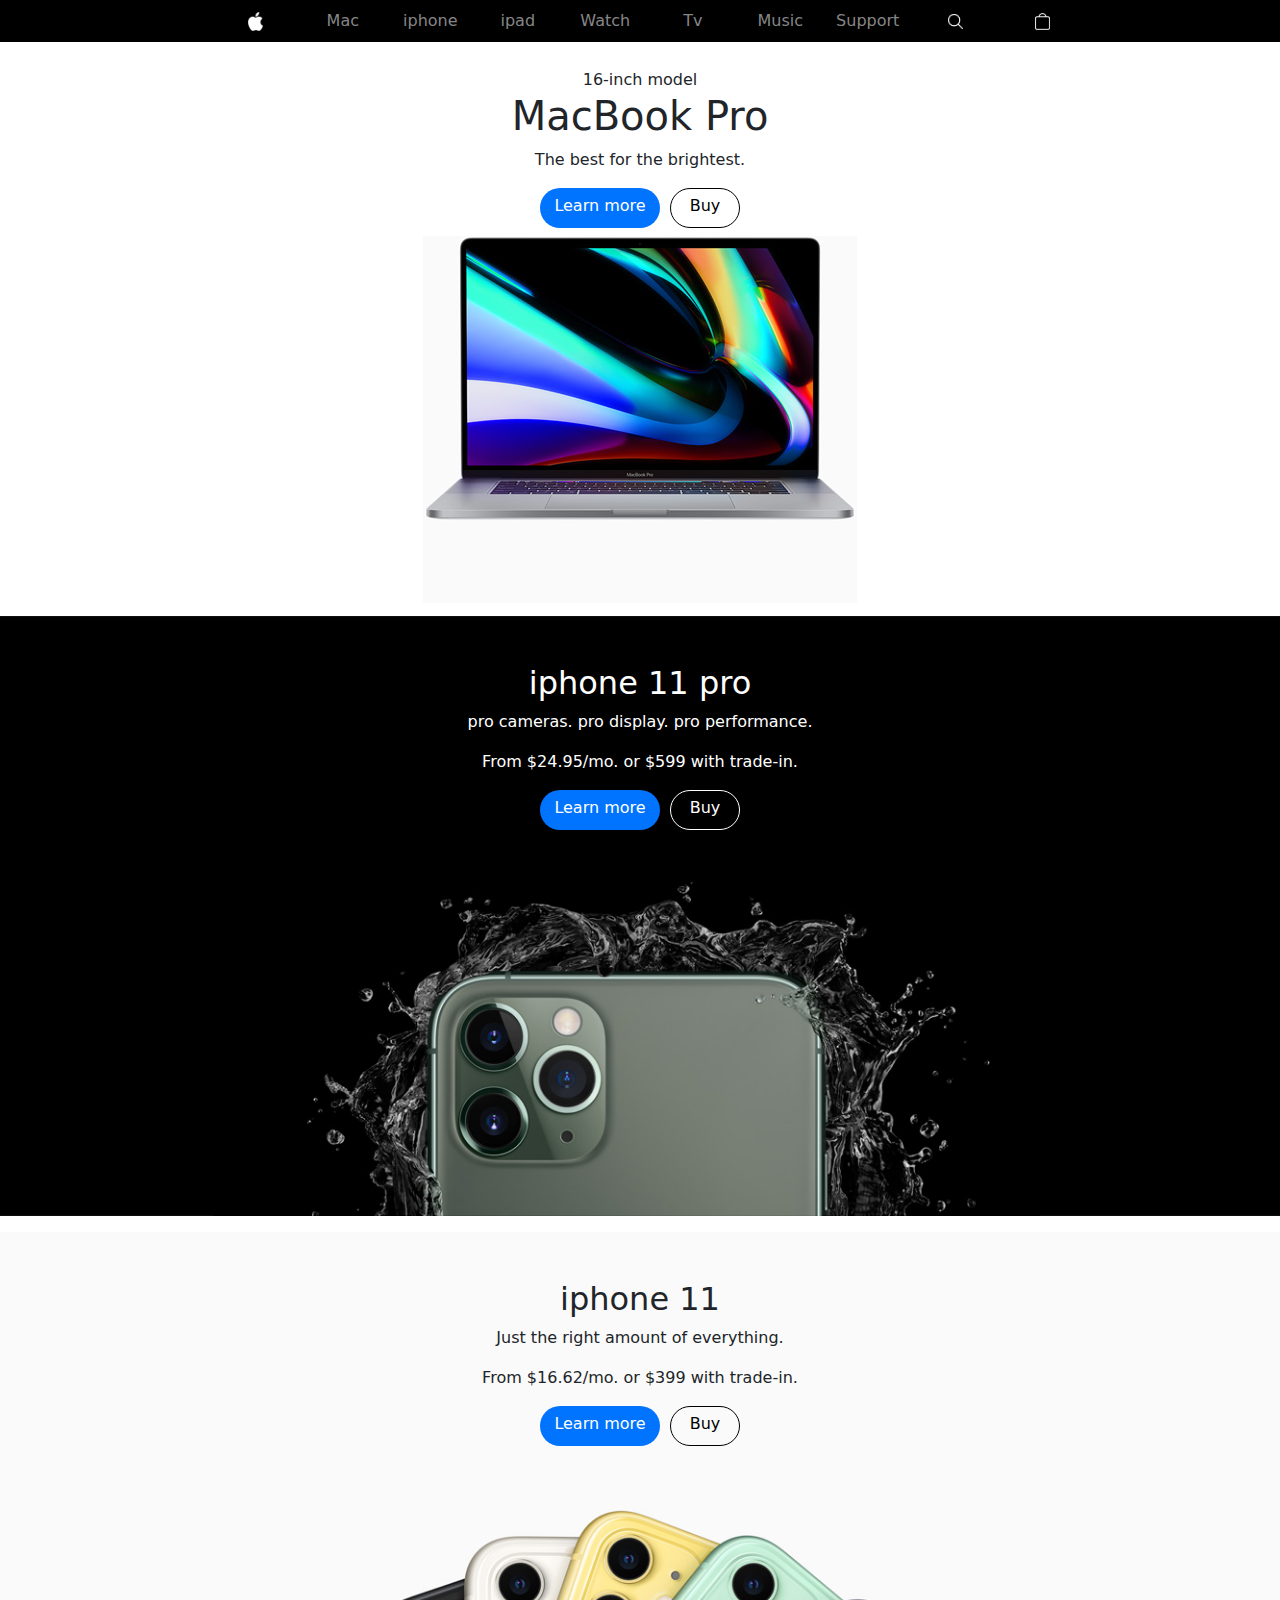
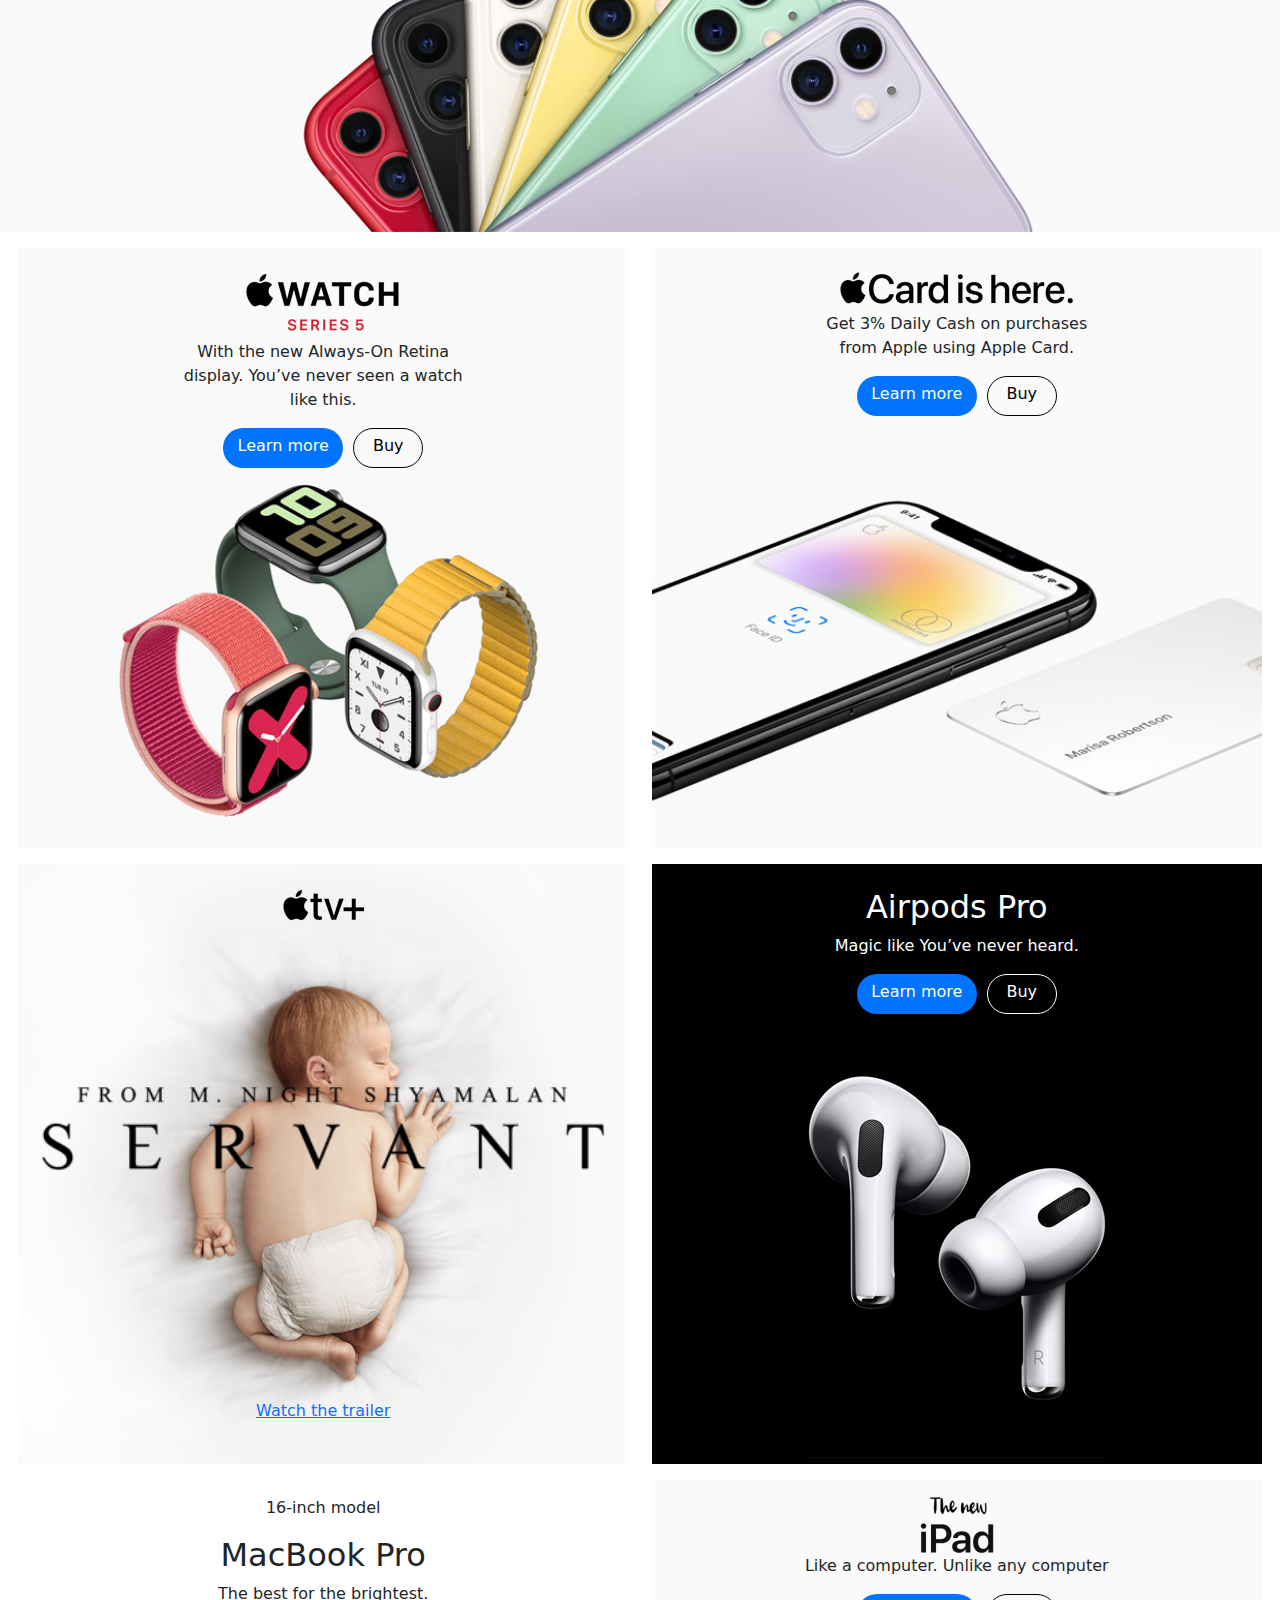
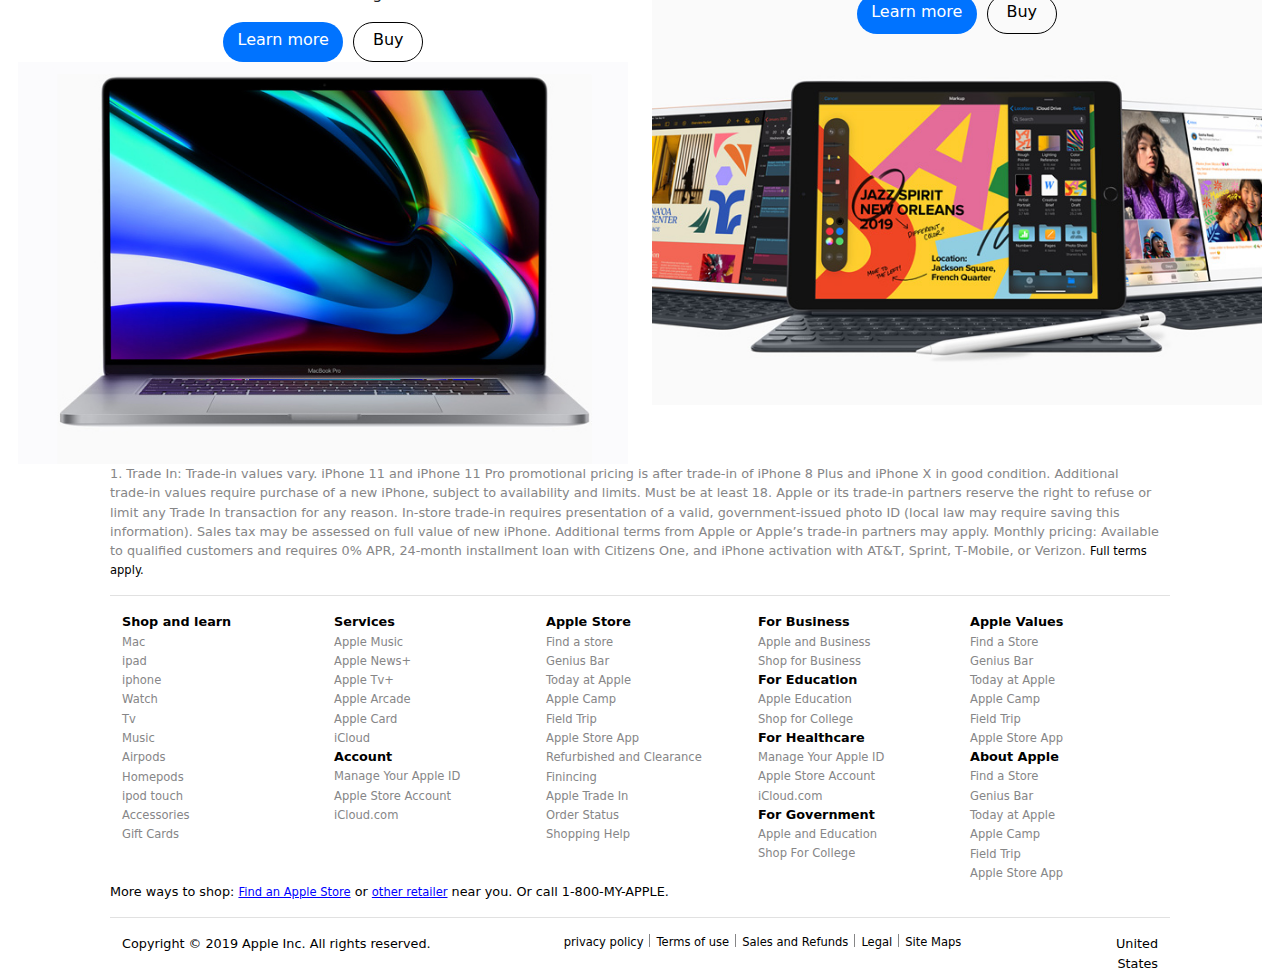
<file: index.html>
<!DOCTYPE html>
<html lang="en">
  <head>
    <meta charset="UTF-8" />
    <meta name="viewport" content="width=device-width, initial-scale=1.0" />
    <title>Apple Home page</title>
    <link rel="stylesheet" href="./assets/css/fontawesome.css">
    <link rel="stylesheet" href="./assets/css/solid.css">
    <link rel="stylesheet" href="./css/bootstrap.css" />
    <link rel="stylesheet" href="./css/style.css" />
  </head>
  <body>
    <header class="backGR py-1">
      <div class="container">
        <ul class="row navv">
          <li class="col-9 col-md aplogo">
            <a href="#"><img src="./images/icons/logo.png" alt="" /></a>
          </li>
          <li class="col-md d-none d-md-block"><a href="#">Mac</a></li>
          <li class="col-md d-none d-md-block"><a href="#">iphone</a></li>
          <li class="col-md d-none d-md-block"><a href="#">ipad</a></li>
          <li class="col-md d-none d-md-block"><a href="#">Watch</a></li>
          <li class="col-md d-none d-md-block"><a href="#">Tv</a></li>
          <li class="col-md d-none d-md-block"><a href="#">Music</a></li>
          <li class="col-md d-none d-md-block"><a href="#">Support</a></li>
          <li class="col-1 col-md d-md-block">
            <a href="#"><img src="./images/icons/search-icon.png" alt="" /></a>
          </li>
          <li class="col-1 col-md d-md-block">
            <a href="#"><img src="./images/icons/cart.png" alt="" /></a>
          </li>
          <li class="col-1 col-md d-md-none fontas">
            <i class="fa-solid fa-bars op" id="op"></i>
          </li>
        </ul>
      </div>
    </header>
    <section class="text-center mb-3 pt-5 first">
      <p class="inch">16-inch model</p>
      <h1>MacBook Pro</h1>
      <p class="theBest">The best for the brightest.</p>
      <div class="all-button fbutton">
        <a href="#" class="lmore">Learn more</a>
        <a href="#" class="buy">Buy</a>
      </div>
      <div>
        <img class="macImage" src="./images/home/macbook-pro.jpg" alt="" />
      </div>
    </section>
    <section class="second text-center mb-3 pt-5">
      <div>
        <h2>iphone 11 pro</h2>
        <p class="proCameras">pro cameras. pro display. pro performance.</p>
        <p class="money">From $24.95/mo. or $599 with trade-in.</p>
        <div class="all-button">
          <a href="#" class="lmore">Learn more</a>
          <a href="#" class="buy blackBG">Buy</a>
        </div>
      </div>
    </section>
    <section class="third text-center mb-3 pt-5">
      <div>
        <h2>iphone 11</h2>
        <p class="just">Just the right amount of everything.</p>
        <p class="money">From $16.62/mo. or $399 with trade-in.</p>
        <div class="all-button">
          <a href="#" class="lmore">Learn more</a>
          <a href="#" class="buy">Buy</a>
        </div>
      </div>
    </section>
    <section class="fourth container">
      <div class="row">
        <div class="col-md-6">
          <div class="watch text-center mb-3 pt-4">
            <img src="./images/icons/watch-series5-logo.png" alt="" />
            <div class="text mt-2">
              <p>
                With the new Always-On Retina display. You’ve never seen a watch
                like this.
              </p>
            </div>
            <div class="all-button">
              <a href="#" class="lmore">Learn more</a>
              <a href="#" class="buy">Buy</a>
            </div>
          </div>
        </div>
        <div class="col-md-6">
          <div class="phone text-center mb-3 pt-4">
            <img src="./images/icons/apple-card-logo.png" alt="" />
            <div class="text mt-2">
              <p>Get 3% Daily Cash on purchases from Apple using Apple Card.</p>
            </div>
            <div class="all-button">
              <a href="#" class="lmore">Learn more</a>
              <a href="#" class="buy">Buy</a>
            </div>
          </div>
        </div>
      </div>
    </section>
    <section class="fifth container">
      <div class="row">
        <div class="col-md-6">
          <div class="child text-center mb-3 pt-4">
            <div>
              <img src="./images/icons/apple-tv-logo.png" alt="" />
            </div>
            <div class="servant">
              <img src="./images/icons/servant-logo.png" alt="" />
            </div>
            <div>
              <a href="#">Watch the trailer</a>
            </div>
          </div>
        </div>
        <div class="col-md-6">
          <div class="Airpods text-center mb-3 pt-4">
            <h2>Airpods Pro</h2>
            <p class="magic">Magic like You’ve never heard.</p>
            <div class="all-button">
              <a href="#" class="lmore">Learn more</a>
              <a href="#" class="buy blackBG">Buy</a>
            </div>
            <div class="airMargin">
              <img src="./images/home/air-pods.jpg" alt="" />
            </div>
          </div>
        </div>
      </div>
    </section>
    <section class="sixth container">
      <div class="row">
        <div class="col-md-6">
          <div class="maclaptop text-center mb-3 pt-3 mb-md-0">
            <p class="lastP">16-inch model</p>
            <h2>MacBook Pro</h2>
            <p class="onelastP">The best for the brightest.</p>
            <div class="all-button">
              <a href="#" class="lmore">Learn more</a>
              <a href="#" class="buy">Buy</a>
            </div>
            <div>
              <img class="macimg" src="./images/home/mac-laptop.jpg" alt="" />
            </div>
          </div>
        </div>
        <div class="col-md-6">
          <div class="newipad text-center mb-3 pt-3">
            <img src="./images/icons/new-ipad-logo.png" alt="" />
            <p class="computer">Like a computer. Unlike any computer</p>
            <div class="all-button">
              <a href="#" class="lmore">Learn more</a>
              <a href="#" class="buy">Buy</a>
            </div>
          </div>
        </div>
      </div>
    </section>
    <footer>
      <div class="trade-in">
        <p>
          1. Trade In: Trade‑in values vary. iPhone 11 and iPhone 11 Pro
          promotional pricing is after trade‑in of iPhone 8 Plus and iPhone X in
          good condition. Additional trade‑in values require purchase of a new
          iPhone, subject to availability and limits. Must be at least 18. Apple
          or its trade-in partners reserve the right to refuse or limit any
          Trade In transaction for any reason. In‑store trade‑in requires
          presentation of a valid, government-issued photo ID (local law may
          require saving this information). Sales tax may be assessed on full
          value of new iPhone. Additional terms from Apple or Apple’s trade-in
          partners may apply. Monthly pricing: Available to qualified customers
          and requires 0% APR, 24‑month installment loan with Citizens One, and
          iPhone activation with AT&T, Sprint, T‑Mobile, or Verizon.
          <a id="tradeA" href="#">Full terms apply.</a>
        </p>
      </div>
      <hr class="hr" />
      <div class="container hidden">
        <div class="footer row">
          <div class="col-md newborder">
            <div class="slidedisplay">
              <h4 class="1h mobile">Shop and learn</h4>
              <i class="fa-solid fa-plus mobile 1h" id="1h"></i>
            </div>
            <h4 class="desktop">Shop and learn</h4>
            <div class="underline 1d desk">
              <div><a href="#">Mac</a></div>
              <div><a href="#">ipad</a></div>
              <div><a href="#">iphone</a></div>
              <div><a href="#">Watch</a></div>
              <div><a href="#">Tv</a></div>
              <div><a href="#">Music</a></div>
              <div><a href="#">Airpods</a></div>
              <div><a href="#">Homepods</a></div>
              <div><a href="#">ipod touch</a></div>
              <div><a href="#">Accessories</a></div>
              <div><a href="#">Gift Cards</a></div>
            </div>
          </div>
          <div class="col-md">
            <div class="newborder">
              <div class="slidedisplay">
                <h4 class="2h mobile">Services</h4>
                <i class="fa-solid fa-plus mobile 2h" id="2h"></i>
              </div>
              <h4 class="desktop">Services</h4>
              <div class="underline 2d desk">
                <div><a href="#">Apple Music</a></div>
                <div><a href="#">Apple News+</a></div>
                <div><a href="#">Apple Tv+</a></div>
                <div><a href="#">Apple Arcade</a></div>
                <div><a href="#">Apple Card</a></div>
                <div><a href="#">iCloud</a></div>
              </div>
            </div>
            <div class="newborder">
              <div class="slidedisplay">
                <h4 class="3h mobile">Account</h4>
                <i class="fa-solid fa-plus mobile 3h" id="3h"></i>
              </div>
              <h4 class="desktop">Account</h4>
              <div class="underline 3d desk">
                <div><a href="#">Manage Your Apple ID</a></div>
                <div><a href="#">Apple Store Account</a></div>
                <div><a href="#">iCloud.com</a></div>
              </div>
            </div>
          </div>
          <div class="col-md newborder">
            <div class="slidedisplay">
              <h4 class="4h mobile">Apple Store</h4>
              <i class="fa-solid fa-plus mobile 4h" id="4h"></i>
            </div>
            <h4 class="desktop">Apple Store</h4>
            <div class="underline 4d desk">
              <div><a href="#">Find a store</a></div>
              <div><a href="#">Genius Bar</a></div>
              <div><a href="#">Today at Apple</a></div>
              <div><a href="#">Apple Camp</a></div>
              <div><a href="#">Field Trip</a></div>
              <div><a href="#">Apple Store App</a></div>
              <div><a href="#">Refurbished and Clearance</a></div>
              <div><a href="#">Finincing</a></div>
              <div><a href="#">Apple Trade In</a></div>
              <div><a href="#">Order Status</a></div>
              <div><a href="#">Shopping Help</a></div>
            </div>
          </div>
          <div class="col-md">
            <div class="newborder">
              <div class="slidedisplay">
                <h4 class="5h mobile">For Business</h4>
                <i class="fa-solid fa-plus mobile 5h" id="5h"></i>
              </div>
              <h4 class="desktop">For Business</h4>
              <div class="underline 5d desk">
                <div><a href="#">Apple and Business</a></div>
                <div><a href="#">Shop for Business</a></div>
              </div>
            </div>
            <div class="newborder">
              <div class="slidedisplay">
                <h4 class="6h mobile">For Education</h4>
                <i class="fa-solid fa-plus mobile 6h" id="6h"></i>
              </div>
              <h4 class="desktop">For Education</h4>
              <div class="underline 6d desk">
                <div><a href="#">Apple Education</a></div>
                <div><a href="#">Shop for College</a></div>
              </div>
            </div>
            <div class="newborder">
              <div class="slidedisplay">
                <h4 class="7h mobile">For Healthcare</h4>
                <i class="fa-solid fa-plus mobile 7h" id="7h"></i>
              </div>
              <h4 class="desktop">For Healthcare</h4>
              <div class="underline 7d desk">
                <div><a href="#">Manage Your Apple ID</a></div>
                <div><a href="#">Apple Store Account</a></div>
                <div><a href="#">iCloud.com</a></div>
              </div>
            </div>
            <div class="newborder">
              <div class="slidedisplay">
                <h4 class="8h mobile">For Government</h4>
                <i class="fa-solid fa-plus mobile 8h" id="8h"></i>
              </div>
              <h4 class="desktop">For Government</h4>
              <div class="underline 8d desk">
                <div><a href="#">Apple and Education</a></div>
                <div><a href="#">Shop For College</a></div>
              </div>
            </div>
          </div>
          <div class="col-md">
            <div class="newborder">
              <div class="slidedisplay">
                <h4 class="9h mobile">Apple Values</h4>
                <i class="fa-solid fa-plus mobile 9h" id="9h"></i>
              </div>
              <h4 class="desktop">Apple Values</h4>
              <div class="underline 9d desk">
                <div><a href="#">Find a Store</a></div>
                <div><a href="#">Genius Bar</a></div>
                <div><a href="#">Today at Apple</a></div>
                <div><a href="#">Apple Camp</a></div>
                <div><a href="#">Field Trip</a></div>
                <div><a href="#">Apple Store App</a></div>
              </div>
            </div>
            <div class="newborder">
              <div class="slidedisplay">
                <h4 class="10h mobile">About Apple</h4>
                <i class="fa-solid fa-plus mobile 10h" id="10h"></i>
              </div>
              <h4 class="desktop">About Apple</h4>
              <div class="underline 10d desk">
                <div><a href="#">Find a Store</a></div>
                <div><a href="#">Genius Bar</a></div>
                <div><a href="#">Today at Apple</a></div>
                <div><a href="#">Apple Camp</a></div>
                <div><a href="#">Field Trip</a></div>
                <div><a href="#">Apple Store App</a></div>
              </div>
            </div>
          </div>
        </div>
      </div>
      <div>
        <p class="more">
          More ways to shop: <a href="#">Find an Apple Store</a> or
          <a href="#">other retailer</a> near you. Or call 1-800-MY-APPLE.
        </p>
      </div>
      <hr class="hr" />
      <div class="container">
        <div class="Copyright row">
          <div class="col-md-5 order-2 order-sm-1 arights">
            <p>Copyright © 2019 Apple Inc. All rights reserved.</p>
          </div>
          <div class="col-md order-3 order-sm-2">
            <div class="privacy">
              <div>
                <p>privacy policy</p>
              </div>
              <div>
                <p>Terms of use</p>
              </div>
              <div>
                <p>Sales and Refunds</p>
              </div>
              <div>
                <p>Legal</p>
              </div>
              <div class="site">
                <p>Site Maps</p>
              </div>
            </div>
          </div>
          <div class="col-md-2 order-1 order-sm-3">
            <div class="flag-country">
              <!-- <div class="flag">
                <img src="./images/icons/16.png" alt="" />
              </div> -->
              <div class="country">United States</div>
            </div>
          </div>
        </div>
      </div>
    </footer>
    <div class="d-md-none sli">
      <div>Store</div>
      <div>Mac</div>
      <div>ipad</div>
      <div>iphone</div>
      <div>Airpod</div>
      <div>Macbook</div>
      <div>Watch</div>
      <div>Tv</div>
    </div>
    <script src="./JS/jquery-3.7.1.js"></script>
    <script src="./JS/script.js"></script>
  </body>
</html>
</file>
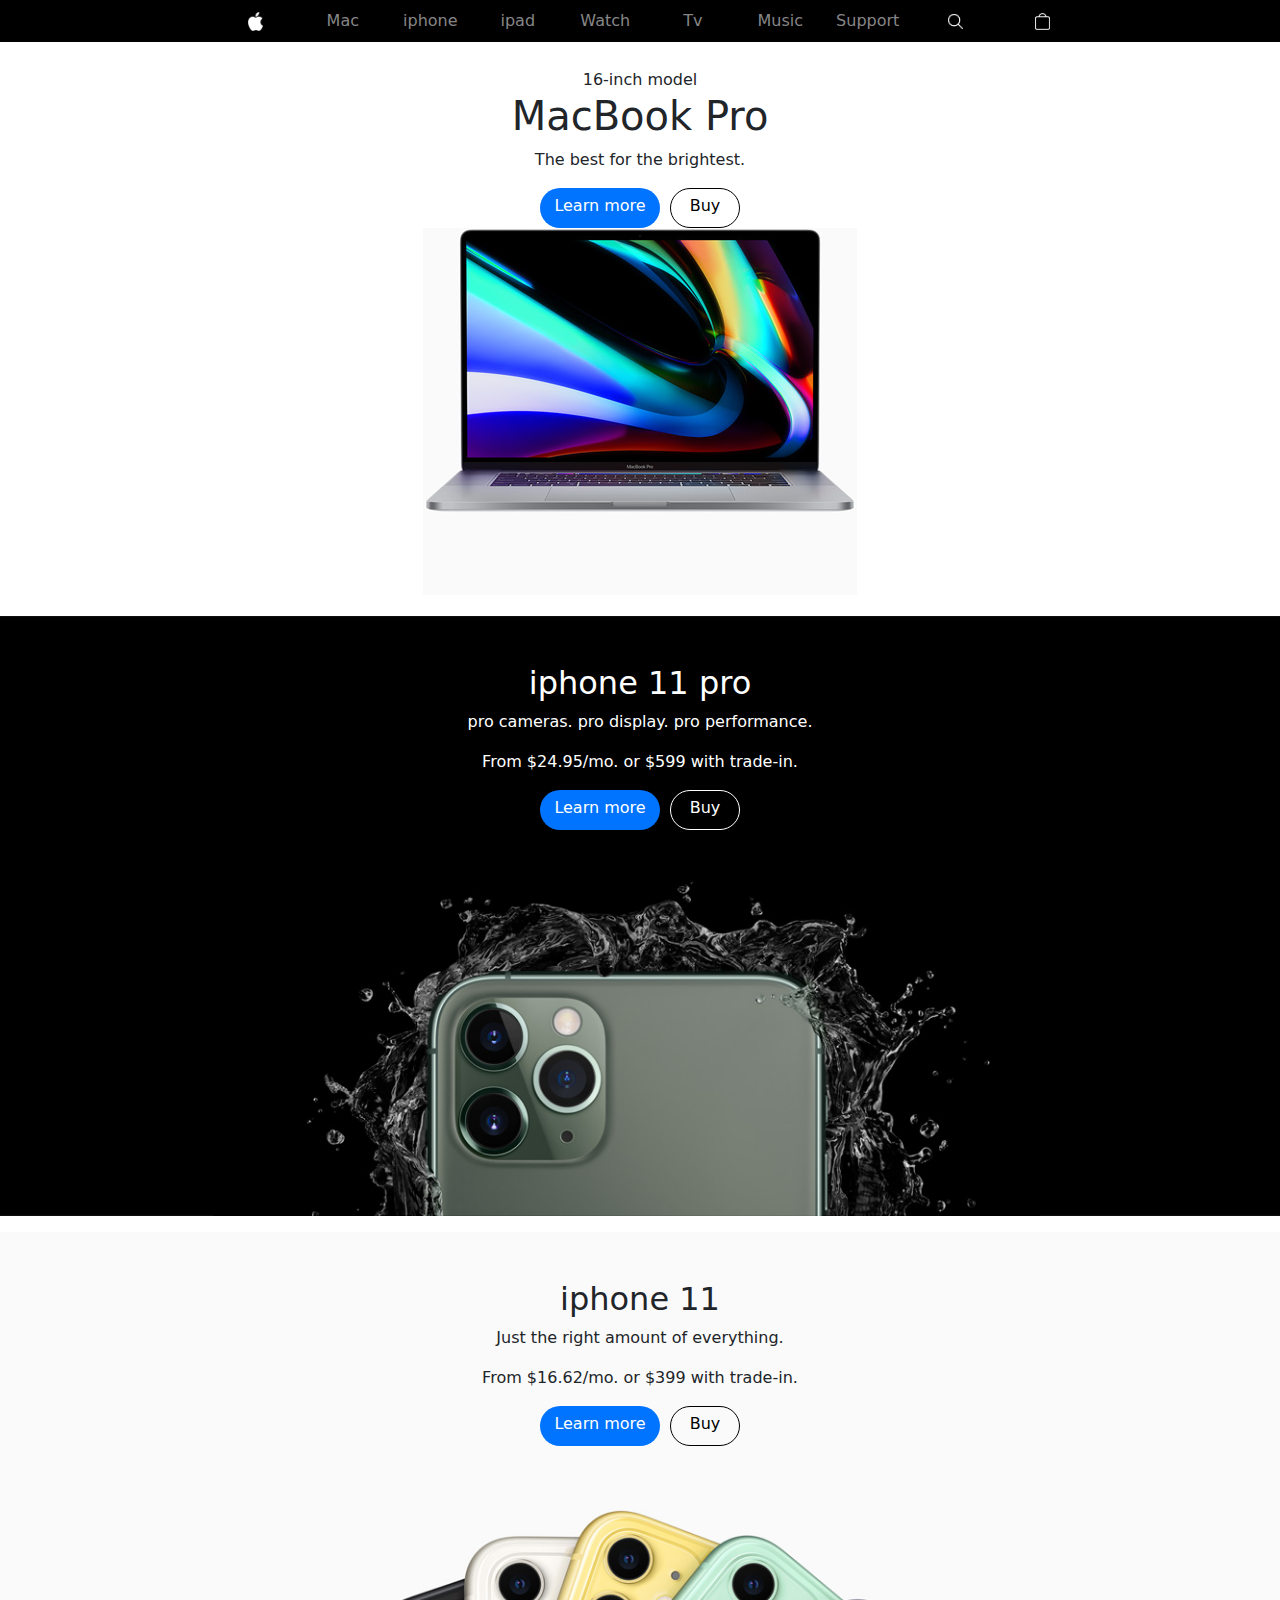
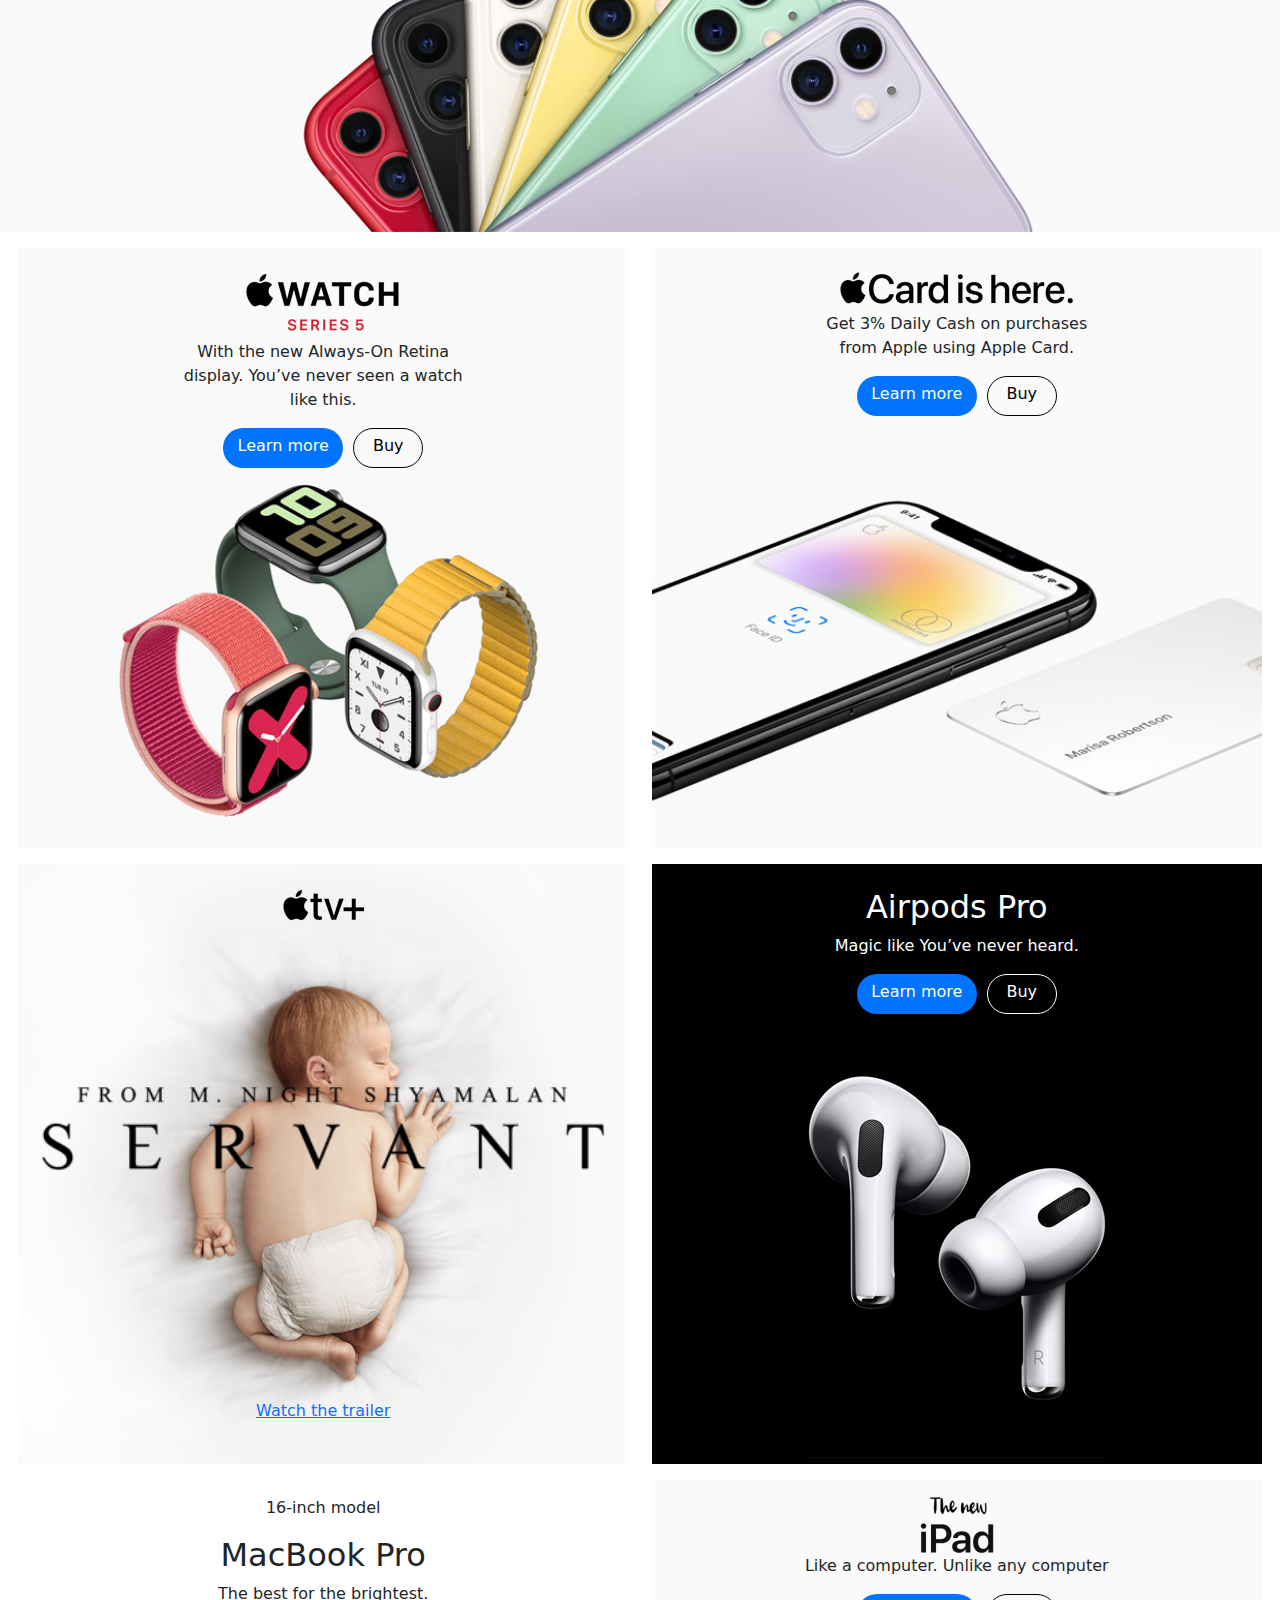
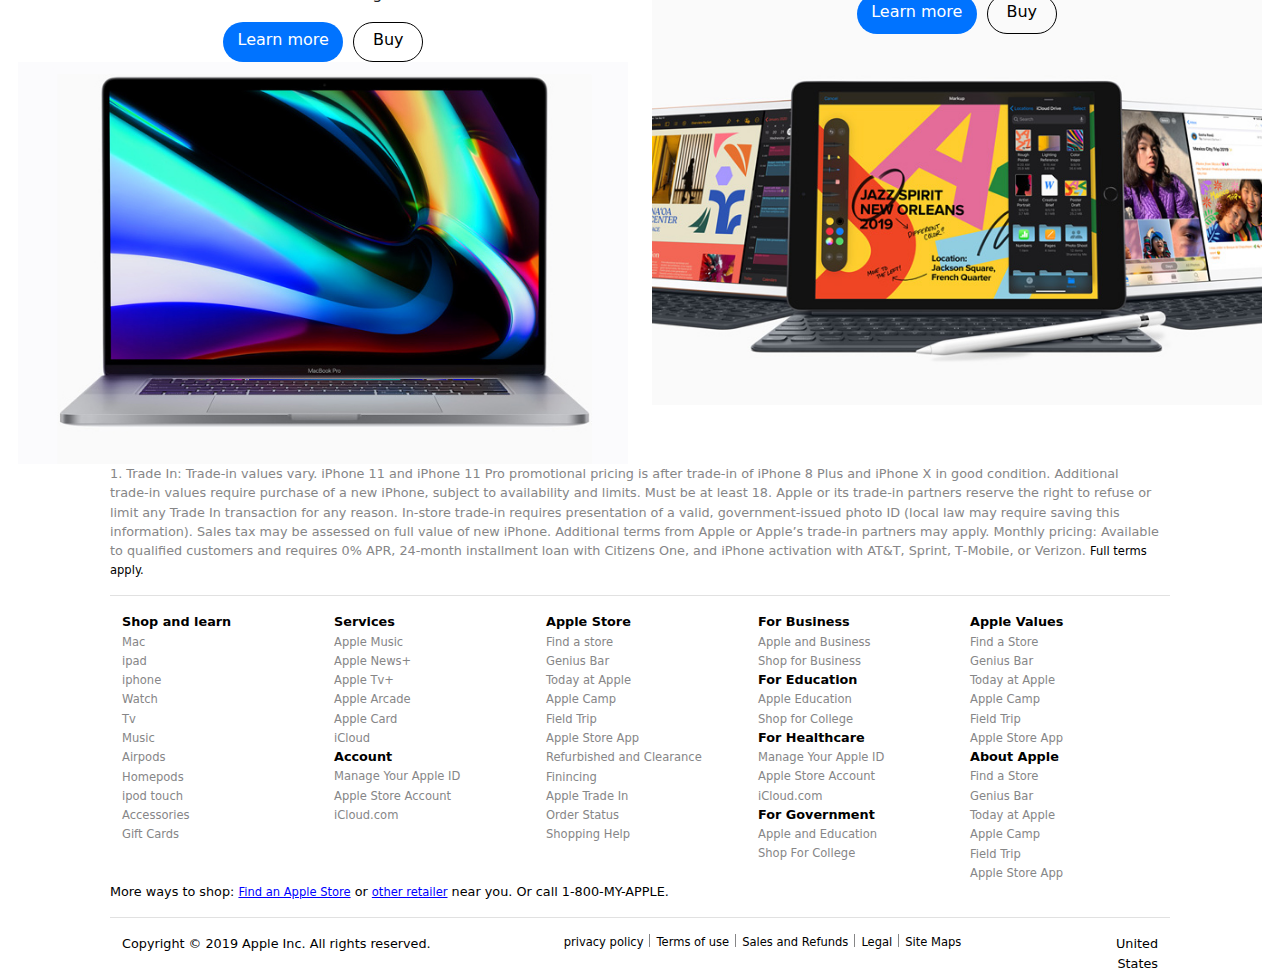
<file: apple home.html>
<!DOCTYPE html>
<html lang="en">
  <head>
    <meta charset="UTF-8" />
    <meta name="viewport" content="width=device-width, initial-scale=1.0" />
    <title>Apple Home page</title>
    <link rel="stylesheet" href="./assets/css/fontawesome.css">
    <link rel="stylesheet" href="./assets/css/solid.css">
    <link rel="stylesheet" href="./css/bootstrap.css" />
    <link rel="stylesheet" href="./css/style.css" />
  </head>
  <body>
    <header class="backGR py-1">
      <div class="container">
        <ul class="row navv">
          <li class="col-9 col-md aplogo">
            <a href="#"><img src="./images/icons/logo.png" alt="" /></a>
          </li>
          <li class="col-md d-none d-md-block"><a href="#">Mac</a></li>
          <li class="col-md d-none d-md-block"><a href="#">iphone</a></li>
          <li class="col-md d-none d-md-block"><a href="#">ipad</a></li>
          <li class="col-md d-none d-md-block"><a href="#">Watch</a></li>
          <li class="col-md d-none d-md-block"><a href="#">Tv</a></li>
          <li class="col-md d-none d-md-block"><a href="#">Music</a></li>
          <li class="col-md d-none d-md-block"><a href="#">Support</a></li>
          <li class="col-1 col-md d-md-block">
            <a href="#"><img src="./images/icons/search-icon.png" alt="" /></a>
          </li>
          <li class="col-1 col-md d-md-block">
            <a href="#"><img src="./images/icons/cart.png" alt="" /></a>
          </li>
          <li class="col-1 col-md d-md-none fontas">
            <i class="fa-solid fa-bars"></i>
          </li>
        </ul>
      </div>
    </header>
    <section class="text-center mb-3 pt-5 first">
      <p class="inch">16-inch model</p>
      <h1>MacBook Pro</h1>
      <p class="theBest">The best for the brightest.</p>
      <div class="all-button">
        <a href="#" class="lmore">Learn more</a>
        <a href="#" class="buy">Buy</a>
      </div>
      <div>
        <img class="macImage" src="./images/home/macbook-pro.jpg" alt="" />
      </div>
    </section>
    <section class="second text-center mb-3 pt-5">
      <div>
        <h2>iphone 11 pro</h2>
        <p class="proCameras">pro cameras. pro display. pro performance.</p>
        <p class="money">From $24.95/mo. or $599 with trade-in.</p>
        <div class="all-button">
          <a href="#" class="lmore">Learn more</a>
          <a href="#" class="buy blackBG">Buy</a>
        </div>
      </div>
    </section>
    <section class="third text-center mb-3 pt-5">
      <div>
        <h2>iphone 11</h2>
        <p class="just">Just the right amount of everything.</p>
        <p class="money">From $16.62/mo. or $399 with trade-in.</p>
        <div class="all-button">
          <a href="#" class="lmore">Learn more</a>
          <a href="#" class="buy">Buy</a>
        </div>
      </div>
    </section>
    <section class="fourth container">
      <div class="row">
        <div class="col-md-6">
          <div class="watch text-center mb-3 pt-4">
            <img src="./images/icons/watch-series5-logo.png" alt="" />
            <div class="text mt-2">
              <p>
                With the new Always-On Retina display. You’ve never seen a watch
                like this.
              </p>
            </div>
            <div class="all-button">
              <a href="#" class="lmore">Learn more</a>
              <a href="#" class="buy">Buy</a>
            </div>
          </div>
        </div>
        <div class="col-md-6">
          <div class="phone text-center mb-3 pt-4">
            <img src="./images/icons/apple-card-logo.png" alt="" />
            <div class="text mt-2">
              <p>Get 3% Daily Cash on purchases from Apple using Apple Card.</p>
            </div>
            <div class="all-button">
              <a href="#" class="lmore">Learn more</a>
              <a href="#" class="buy">Buy</a>
            </div>
          </div>
        </div>
      </div>
    </section>
    <section class="fifth container">
      <div class="row">
        <div class="col-md-6">
          <div class="child text-center mb-3 pt-4">
            <div>
              <img src="./images/icons/apple-tv-logo.png" alt="" />
            </div>
            <div class="servant">
              <img src="./images/icons/servant-logo.png" alt="" />
            </div>
            <div>
              <a href="#">Watch the trailer</a>
            </div>
          </div>
        </div>
        <div class="col-md-6">
          <div class="Airpods text-center mb-3 pt-4">
            <h2>Airpods Pro</h2>
            <p class="magic">Magic like You’ve never heard.</p>
            <div class="all-button">
              <a href="#" class="lmore">Learn more</a>
              <a href="#" class="buy blackBG">Buy</a>
            </div>
            <div class="airMargin">
              <img src="./images/home/air-pods.jpg" alt="" />
            </div>
          </div>
        </div>
      </div>
    </section>
    <section class="sixth container">
      <div class="row">
        <div class="col-md-6">
          <div class="maclaptop text-center mb-3 pt-3 mb-md-0">
            <p class="lastP">16-inch model</p>
            <h2>MacBook Pro</h2>
            <p class="onelastP">The best for the brightest.</p>
            <div class="all-button">
              <a href="#" class="lmore">Learn more</a>
              <a href="#" class="buy">Buy</a>
            </div>
            <div>
              <img class="macimg" src="./images/home/mac-laptop.jpg" alt="" />
            </div>
          </div>
        </div>
        <div class="col-md-6">
          <div class="newipad text-center mb-3 pt-3">
            <img src="./images/icons/new-ipad-logo.png" alt="" />
            <p class="computer">Like a computer. Unlike any computer</p>
            <div class="all-button">
              <a href="#" class="lmore">Learn more</a>
              <a href="#" class="buy">Buy</a>
            </div>
          </div>
        </div>
      </div>
    </section>
    <footer>
      <div class="trade-in">
        <p>
          1. Trade In: Trade‑in values vary. iPhone 11 and iPhone 11 Pro
          promotional pricing is after trade‑in of iPhone 8 Plus and iPhone X in
          good condition. Additional trade‑in values require purchase of a new
          iPhone, subject to availability and limits. Must be at least 18. Apple
          or its trade-in partners reserve the right to refuse or limit any
          Trade In transaction for any reason. In‑store trade‑in requires
          presentation of a valid, government-issued photo ID (local law may
          require saving this information). Sales tax may be assessed on full
          value of new iPhone. Additional terms from Apple or Apple’s trade-in
          partners may apply. Monthly pricing: Available to qualified customers
          and requires 0% APR, 24‑month installment loan with Citizens One, and
          iPhone activation with AT&T, Sprint, T‑Mobile, or Verizon.
          <a id="tradeA" href="#">Full terms apply.</a>
        </p>
      </div>
      <hr class="hr" />
      <div class="container hidden">
        <div class="footer row">
          <div class="col-md newborder">
            <h4 class="1h mobile">Shop and learn</h4>
            <h4 class="desktop">Shop and learn</h4>
            <div class="underline 1d desk">
              <div><a href="#">Mac</a></div>
              <div><a href="#">ipad</a></div>
              <div><a href="#">iphone</a></div>
              <div><a href="#">Watch</a></div>
              <div><a href="#">Tv</a></div>
              <div><a href="#">Music</a></div>
              <div><a href="#">Airpods</a></div>
              <div><a href="#">Homepods</a></div>
              <div><a href="#">ipod touch</a></div>
              <div><a href="#">Accessories</a></div>
              <div><a href="#">Gift Cards</a></div>
            </div>
          </div>
          <div class="col-md">
            <div class="newborder">
              <h4 class="2h mobile">Services</h4>
              <h4 class="desktop">Services</h4>
              <div class="underline 2d desk">
                <div><a href="#">Apple Music</a></div>
                <div><a href="#">Apple News+</a></div>
                <div><a href="#">Apple Tv+</a></div>
                <div><a href="#">Apple Arcade</a></div>
                <div><a href="#">Apple Card</a></div>
                <div><a href="#">iCloud</a></div>
              </div>
            </div>
            <div class="newborder">
              <h4 class="3h mobile">Account</h4>
              <h4 class="desktop">Account</h4>
              <div class="underline 3d desk">
                <div><a href="#">Manage Your Apple ID</a></div>
                <div><a href="#">Apple Store Account</a></div>
                <div><a href="#">iCloud.com</a></div>
              </div>
            </div>
          </div>
          <div class="col-md newborder">
            <h4 class="4h mobile">Apple Store</h4>
            <h4 class="desktop">Apple Store</h4>
            <div class="underline 4d desk">
              <div><a href="#">Find a store</a></div>
              <div><a href="#">Genius Bar</a></div>
              <div><a href="#">Today at Apple</a></div>
              <div><a href="#">Apple Camp</a></div>
              <div><a href="#">Field Trip</a></div>
              <div><a href="#">Apple Store App</a></div>
              <div><a href="#">Refurbished and Clearance</a></div>
              <div><a href="#">Finincing</a></div>
              <div><a href="#">Apple Trade In</a></div>
              <div><a href="#">Order Status</a></div>
              <div><a href="#">Shopping Help</a></div>
            </div>
          </div>
          <div class="col-md">
            <div class="newborder">
              <h4 class="5h mobile">For Business</h4>
              <h4 class="desktop">For Business</h4>
              <div class="underline 5d desk">
                <div><a href="#">Apple and Business</a></div>
                <div><a href="#">Shop for Business</a></div>
              </div>
            </div>
            <div class="newborder">
              <h4 class="6h mobile">For Education</h4>
              <h4 class="desktop">For Education</h4>
              <div class="underline 6d desk">
                <div><a href="#">Apple Education</a></div>
                <div><a href="#">Shop for College</a></div>
              </div>
            </div>
            <div class="newborder">
              <h4 class="7h mobile">For Healthcare</h4>
              <h4 class="desktop">For Healthcare</h4>
              <div class="underline 7d desk">
                <div><a href="#">Manage Your Apple ID</a></div>
                <div><a href="#">Apple Store Account</a></div>
                <div><a href="#">iCloud.com</a></div>
              </div>
            </div>
            <div class="newborder">
              <h4 class="8h mobile">For Government</h4>
              <h4 class="desktop">For Government</h4>
              <div class="underline 8d desk">
                <div><a href="#">Apple and Education</a></div>
                <div><a href="#">Shop For College</a></div>
              </div>
            </div>
          </div>
          <div class="col-md">
            <div class="newborder">
              <h4 class="9h mobile">Apple Values</h4>
              <h4 class="desktop">Apple Values</h4>
              <div class="underline 9d desk">
                <div><a href="#">Find a Store</a></div>
                <div><a href="#">Genius Bar</a></div>
                <div><a href="#">Today at Apple</a></div>
                <div><a href="#">Apple Camp</a></div>
                <div><a href="#">Field Trip</a></div>
                <div><a href="#">Apple Store App</a></div>
              </div>
            </div>
            <div class="newborder">
              <h4 class="10h mobile">About Apple</h4>
              <h4 class="desktop">About Apple</h4>
              <div class="underline 10d desk">
                <div><a href="#">Find a Store</a></div>
                <div><a href="#">Genius Bar</a></div>
                <div><a href="#">Today at Apple</a></div>
                <div><a href="#">Apple Camp</a></div>
                <div><a href="#">Field Trip</a></div>
                <div><a href="#">Apple Store App</a></div>
              </div>
            </div>
          </div>
        </div>
      </div>
      <div>
        <p class="more">
          More ways to shop: <a href="#">Find an Apple Store</a> or
          <a href="#">other retailer</a> near you. Or call 1-800-MY-APPLE.
        </p>
      </div>
      <hr class="hr" />
      <div class="container">
        <div class="Copyright row">
          <div class="col-md-5 order-2 order-sm-1 arights">
            <p>Copyright © 2019 Apple Inc. All rights reserved.</p>
          </div>
          <div class="col-md order-3 order-sm-2">
            <div class="privacy">
              <div>
                <p>privacy policy</p>
              </div>
              <div>
                <p>Terms of use</p>
              </div>
              <div>
                <p>Sales and Refunds</p>
              </div>
              <div>
                <p>Legal</p>
              </div>
              <div class="site">
                <p>Site Maps</p>
              </div>
            </div>
          </div>
          <div class="col-md-2 order-1 order-sm-3">
            <div class="flag-country">
              <!-- <div class="flag">
                <img src="./images/icons/16.png" alt="" />
              </div> -->
              <div class="country">United States</div>
            </div>
          </div>
        </div>
      </div>
    </footer>
    <script src="./JS/jquery-3.7.1.js"></script>
    <script src="./JS/script.js"></script>
  </body>
</html>
</file>
<file: css/style.css>
* {
  margin: 0;
  padding: 0;
}
.backGR {
  background-color: black;
  position: fixed;
  width: 100%;
}
header ul li {
  text-align: center;
  box-sizing: border-box;
  width: auto;
}
ul {
  list-style: none;
  margin-bottom: 0;
  padding: 5px 0;
  display: flex;
  justify-content: space-evenly;
  /* width: ; */
}
ul li img {
  width: 15px;
  color: #868687;
}
ul li a {
  color: #868687;
}
ul li a:hover {
  color: white;
}
header a {
  text-decoration: none;
  color: white;
}
.aplogo {
  text-align: start;
  padding-left: 30px;
}
.fontas {
  color: white;
}
.first {
  height: 600px;
  margin: 0 10px;
  /* padding-top: 200px; */
}
.fbutton {
  margin-bottom: 8px;
}
.macImage {
  width: 100%;
}
.first .inch {
  margin-bottom: 0;
  margin-top: 20px;
}
.second {
  background-image: url(../images/home/iphone11-pro-bg.jpg);
  background-repeat: no-repeat;
  background-size: cover;
  background-position: center;
  height: 600px;
  width: 94%;
  color: white;
  margin: 0 auto;
}
.third {
  background-image: url(../images/home/iphone11-bg.jpg);
  background-repeat: no-repeat;
  background-size: cover;
  background-position: center;
  height: 600px;
  width: 94%;
  margin: 0 auto;
}
.watch {
  background-image: url(../images/home/watch-series-5.jpg);
  background-repeat: no-repeat;
  background-size: cover;
  background-position: center;
  height: 600px;
  width: 100%;
}
.phone {
  background-image: url(../images/home/apple-card.jpg);
  background-repeat: no-repeat;
  background-size: cover;
  background-position: center;
  height: 600px;
  width: 100%;
}
.child {
  background-image: url(../images/home/apple-tv-background.jpg);
  background-repeat: no-repeat;
  background-size: cover;
  background-position: center;
  height: 600px;
  width: 100%;
}
.Airpods {
  background-color: black;
  color: white;
  height: 600px;
}
.maclaptop img {
  max-width: 100%;
}
.newipad {
  background-image: url(../images/home/new-ipad.jpg);
  background-repeat: no-repeat;
  background-size: cover;
  background-position: center;
  height: 525px;
  width: 100%;
}
.text {
  width: 300px;
  margin: 0 auto;
}
.servant {
  margin: 150px 0 220px;
}
.servant img {
    width: 100%;
}
.airMargin {
  margin-top: 60px;
}
footer {
  padding-left: 10px;
  padding-right: 10px;
  font-size: 0.8em;
  color: #868687;
  padding-bottom: 25px;
}
footer a {
  text-decoration: none;
  color: #868687;
  font-size: 0.9em;
}
footer a:hover {
  text-decoration: underline;
}
footer h4 {
  font-size: 1em;
  color: black;
}
#tradeA {
  color: black;
}
.underline {
  display: none;
}
.newborder {
  border-bottom: 1px solid #868687;
}
footer h4 {
  /* border-bottom: 1px solid #868687; */
  padding-bottom: 10px;
  padding-top: 15px;
  font-weight: bold;
}
.Copyright {
  color: black;
}
.Copyright .arights {
  margin: 5px 0 2px 0;
}
.Copyright p {
  margin-bottom: 0;
}
.more {
  color: black;
}
.more a {
  color: blue;
  text-decoration: underline;
}
.privacy {
  display: flex;
  font-size: 0.9em;
  color: black;
}
.privacy div {
  border-right: 1px solid #868687;
  height: 13px;
  margin-right: 8px;
  padding-right: 8px;
}
.privacy .site {
  border-right: 0;
}
.desktop {
  display: none;
}
.slidedisplay {
  display: flex;
  justify-content: space-between;
  align-items: center;
}
.sli {
  display: none;
  padding-top: 50px;
  font-size: 50px;
  font-weight: 700;
}
@media (min-width: 768px) {
  .navv {
    width: 100%;
    margin: 0 auto;
  }
  .aplogo {
    text-align: center;
    padding-left: -30px;
  }
  .macImage {
    width: auto;
  }
  .second, .third {
    width: 100%;
  }
  .fourth, .fifth, .sixth {
    max-width: 99% !important;
  }
  .desk {
    display: block !important; 
  }
  .mobile {
    display: none;
  }
  .desktop {
    display: inline;
  }
  footer {
    padding-bottom: 0;
  }
  .Copyright p {
    margin-bottom: 16px;
  }
  .Copyright .arights {
    margin: 0;
  }
  .privacy div {
    margin-right: 6px;
    padding-right: 6px;
  }
  .flag-country {
    display: flex;
    margin-left: 67px;
    justify-content: space-between;
    color: black;
  }
  .country {
    text-align: right;
  }
  .underline {
    display: block;
  }
  footer h4 {
    /* border-bottom: none; */
    padding-bottom: 0px;
    padding-top: 0px;
  }
  .newborder {
    border-bottom: none;
  }
  footer {
    margin: 0 100px;
    /* padding-left: 100px;
    padding-right: 120px;
    font-size: 0.8em;
    color: #868687; */
  }
}

@media (min-width: 992px) {
  .navv {
    width: 80%;
    /* margin: 0 auto; */
  }
}

.all-button a:hover {
  color: black;
}
/* .all-button a:after {
  font-family: "FontAwesome";
  font-weight: 900;
  content: "\f105";
  padding-left: 10px;
  margin-right: 15px;
} */
.all-button a {
  text-decoration: none;
}
.lmore {
  display: block;
  width: 120px;
  height: 40px;
  background-color: rgb(0, 115, 255);
  margin-right: 10px;
  border-radius: 20px;
  color: white;
  padding-top: 6px;
}
.buy {
  display: block;
  width: 70px;
  background-color: transparent;
  color: black;
  border: 1px solid black;
  border-radius: 20px;
  text-align: center;
  padding-top: 5px;
}
.all-button {
  display: flex;
  justify-content: center;
}
.blackBG {
  display: block;
  width: 70px;
  background-color: transparent;
  color: white;
  border: 1px solid white;
  border-radius: 20px;
  text-align: center;
  padding-top: 5px;
}
</file>
<file: assets/css/solid.css>
/*!
 * Font Awesome Free 6.7.2 by @fontawesome - https://fontawesome.com
 * License - https://fontawesome.com/license/free (Icons: CC BY 4.0, Fonts: SIL OFL 1.1, Code: MIT License)
 * Copyright 2024 Fonticons, Inc.
 */
:root, :host {
  --fa-style-family-classic: 'Font Awesome 6 Free';
  --fa-font-solid: normal 900 1em/1 'Font Awesome 6 Free'; }

@font-face {
  font-family: 'Font Awesome 6 Free';
  font-style: normal;
  font-weight: 900;
  font-display: block;
  src: url("../webfonts/fa-solid-900.woff2") format("woff2"), url("../webfonts/fa-solid-900.ttf") format("truetype"); }

.fas,
.fa-solid {
  font-weight: 900; }
</file>
